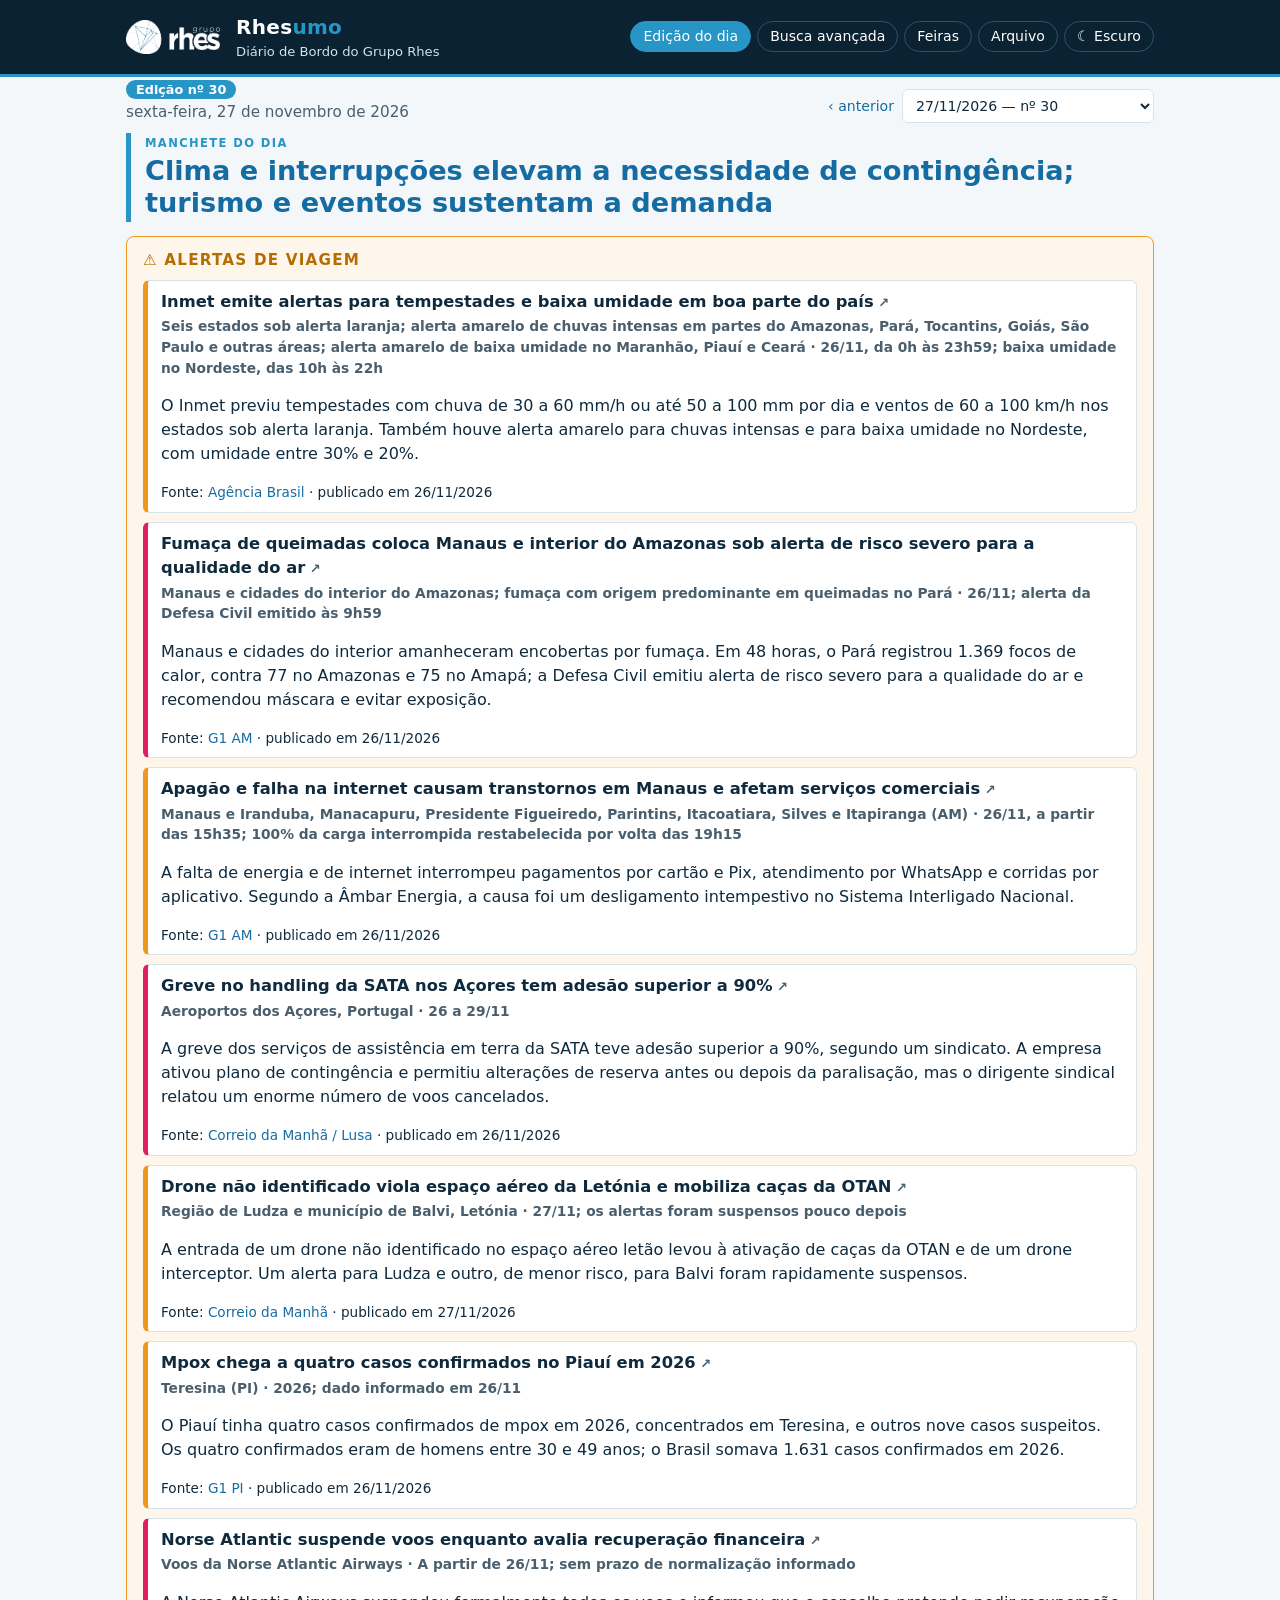
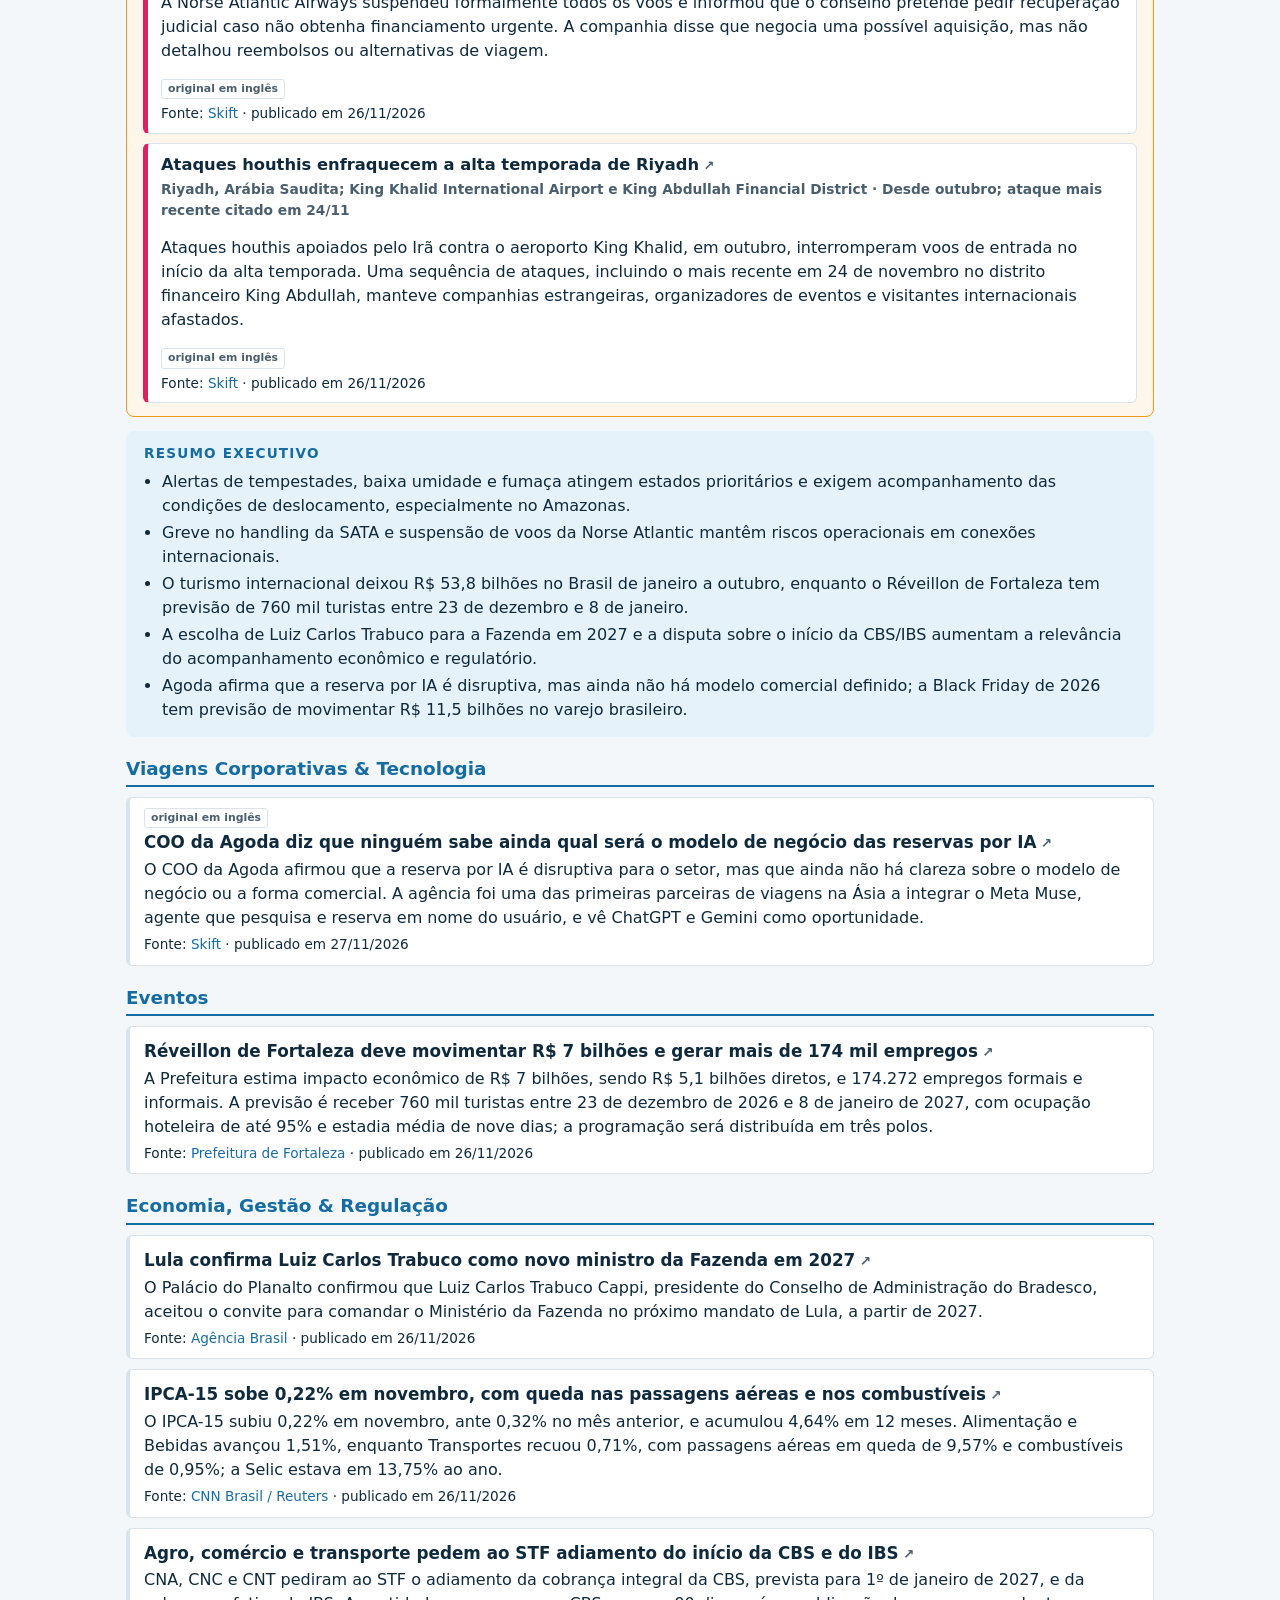
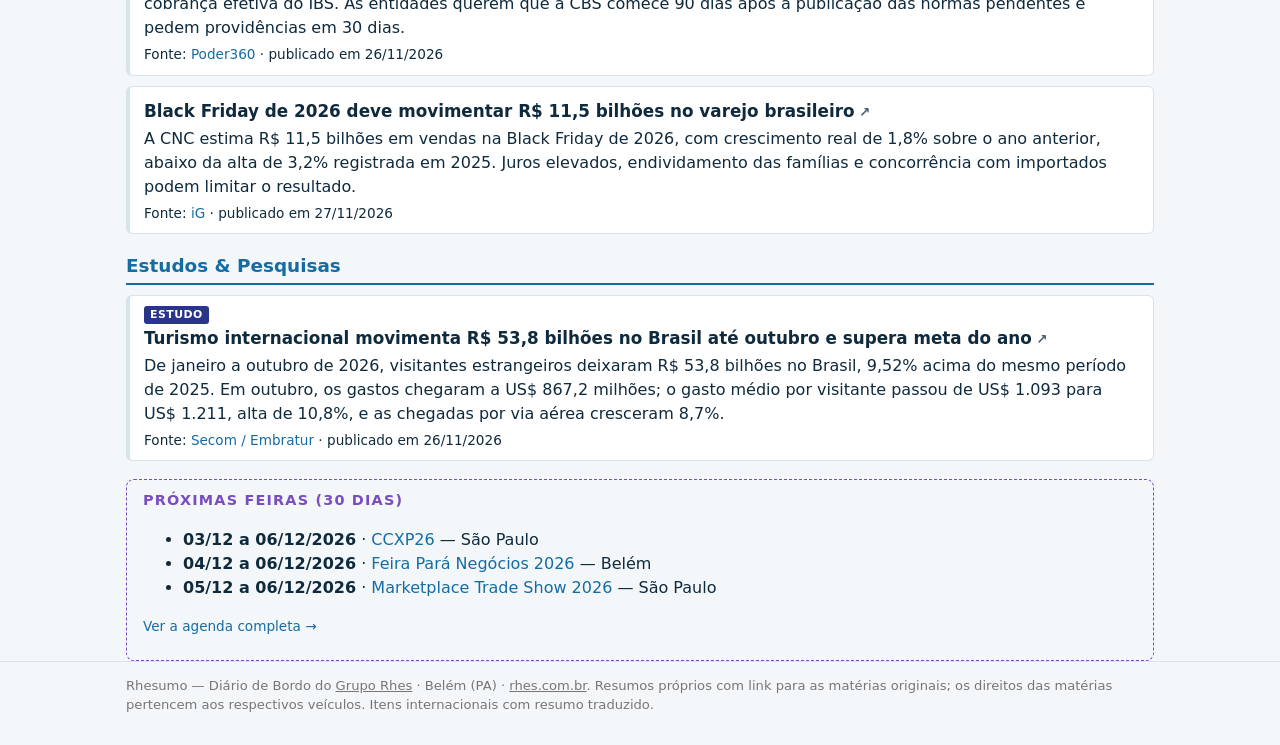
<file: index.html>
<!doctype html>
<html lang="pt-BR">
<head>
<meta charset="utf-8">
<meta name="viewport" content="width=device-width,initial-scale=1">
<title>Rhesumo — Diário de Bordo do Grupo Rhes</title>
<meta name="description" content="Clipping diário de turismo, aviação, eventos, Amazônia e negócios, com busca no arquivo de edições. Produzido pelo Grupo Rhes, Belém (PA).">
<meta property="og:title" content="Rhesumo — Diário de Bordo do Grupo Rhes">
<meta property="og:description" content="Notícias do dia de turismo, aviação, eventos e Amazônia, com arquivo pesquisável.">
<link rel="stylesheet" href="style.css">
<link rel="icon" href="grupo-rhes.png">
<script defer src="https://cloud.umami.is/script.js" data-website-id="4f892792-b182-4aa4-8133-7c14c3137140" data-auto-track="false"></script>
</head>
<body>
<header class="top"><div class="wrap">
  <a href="#/"><img src="grupo-rhes-negativa.png" alt="Grupo Rhes"></a>
  <div><div class="nome">Rhes<span>umo</span></div><div class="sub">Diário de Bordo do Grupo Rhes</div></div>
  <nav><a href="#/" data-v="hoje">Edição do dia</a><a href="#/busca" data-v="busca">Busca avançada</a><a href="#/feiras" data-v="feiras">Feiras</a><a href="#/arquivo" data-v="arquivo">Arquivo</a></nav>
</div></header>
<main class="wrap" id="app"><p class="vazio">Carregando…</p></main>
<footer class="rod"><div class="wrap">Rhesumo — Diário de Bordo do <a href="https://rhes.com.br" target="_blank" rel="noopener">Grupo Rhes</a> · Belém (PA) · <a href="https://rhes.com.br" target="_blank" rel="noopener">rhes.com.br</a>. Resumos próprios com link para as matérias originais; os direitos das matérias pertencem aos respectivos veículos. Itens internacionais com resumo traduzido.</div></footer>
<script>window.RHESUMO = { base: "" };</script>
<script src="app.js"></script>
</body>
</html>
</file>
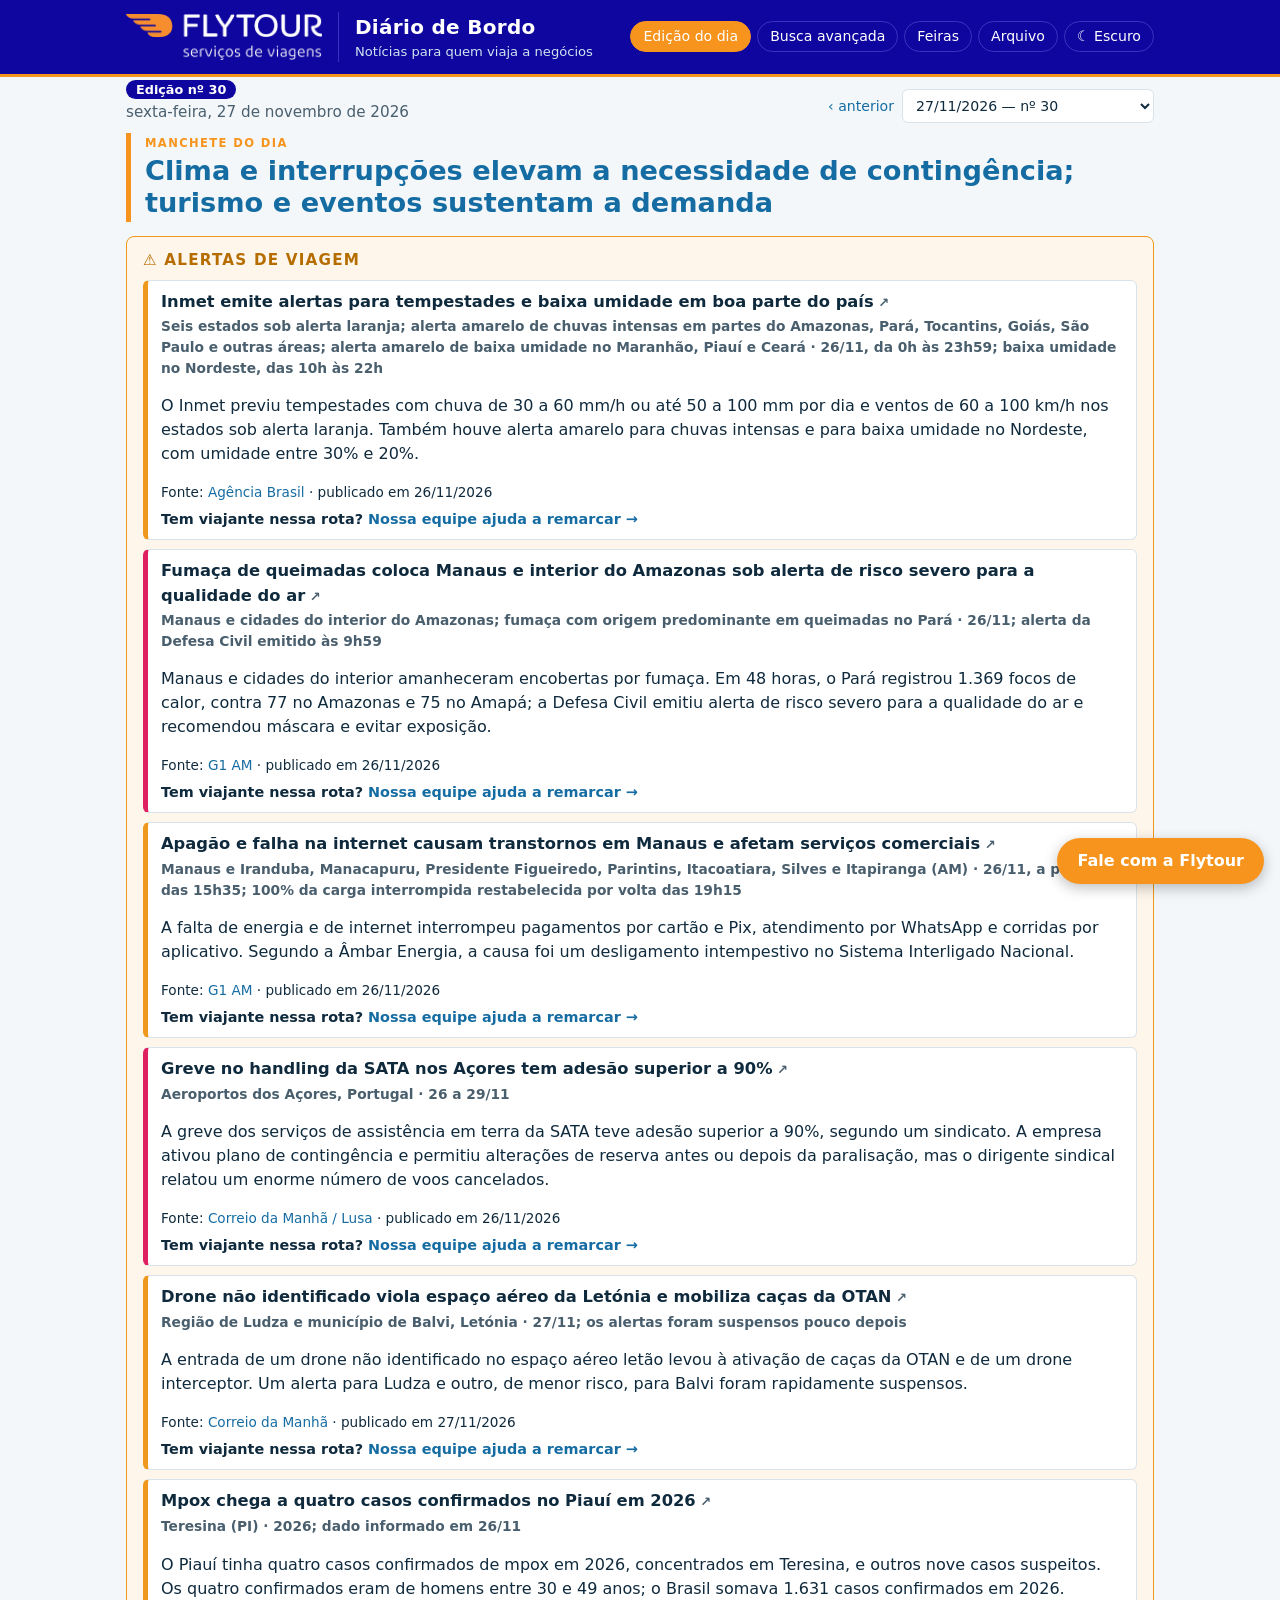
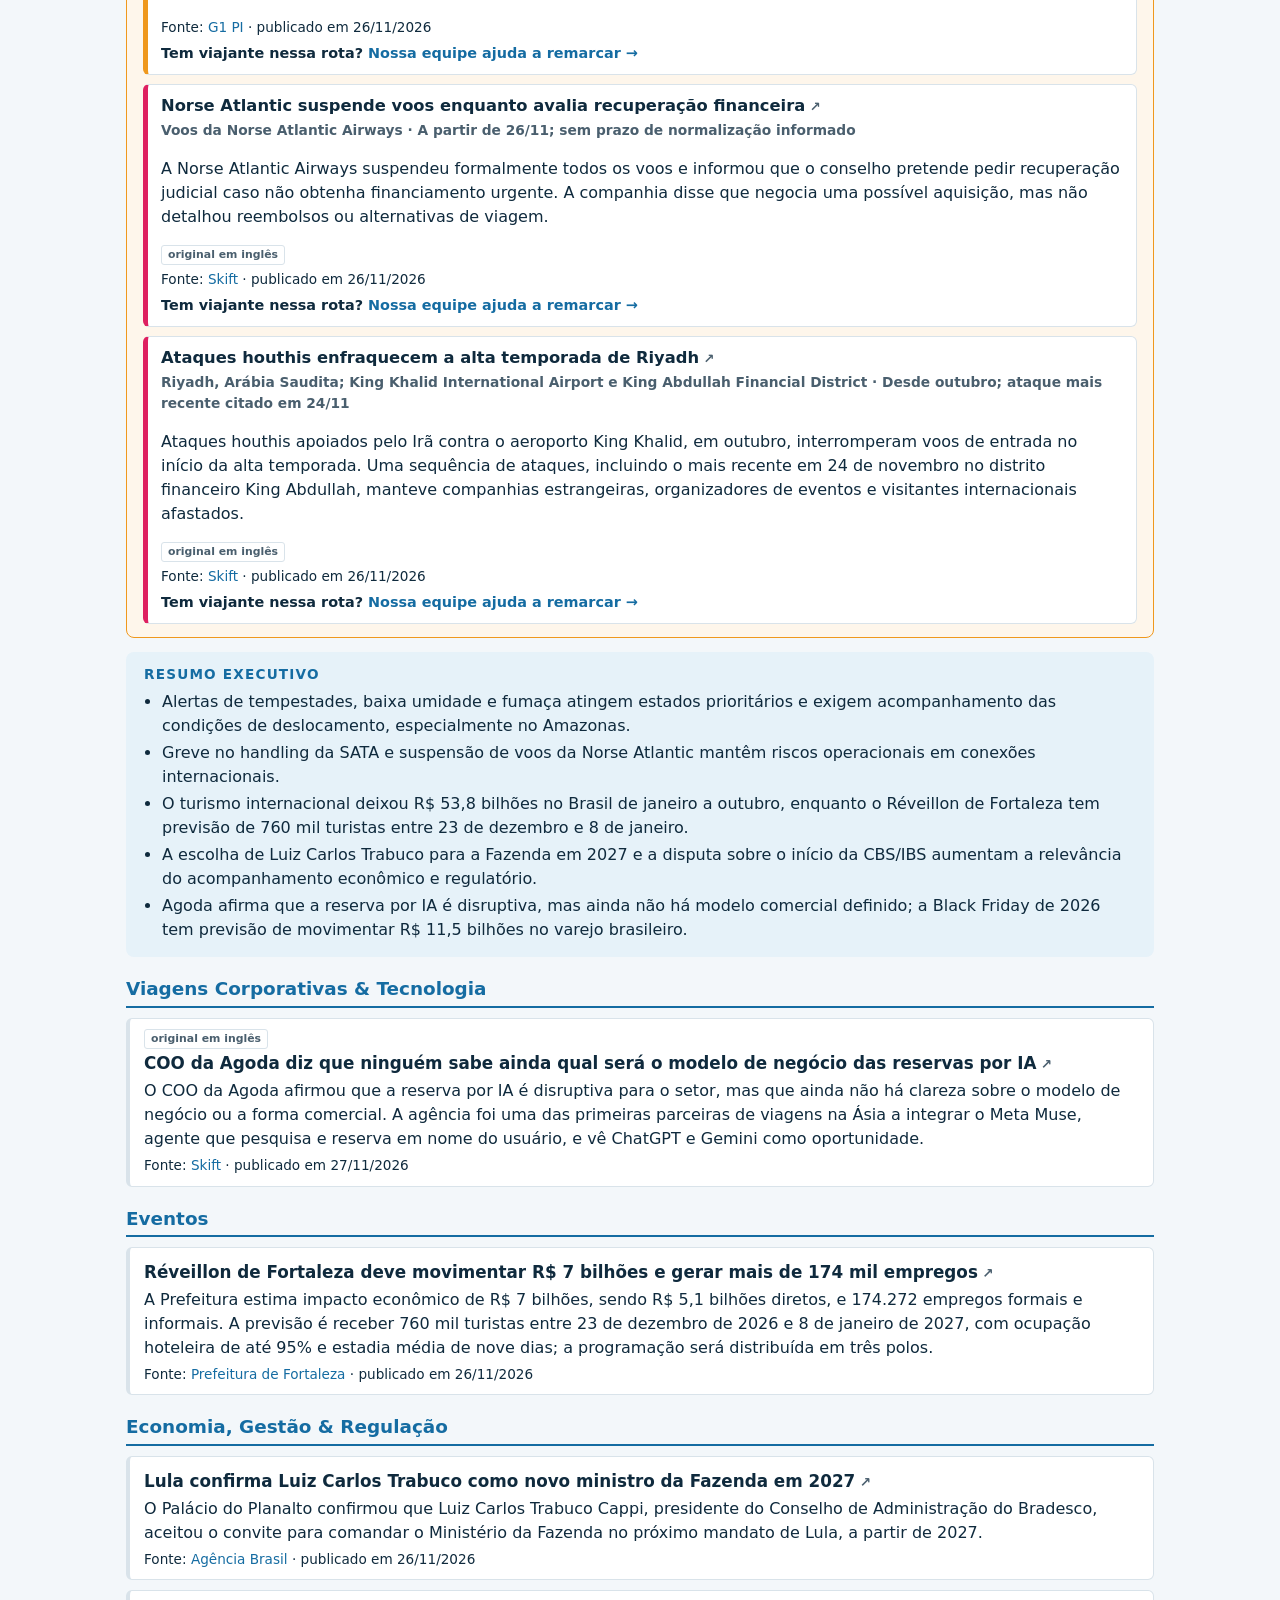
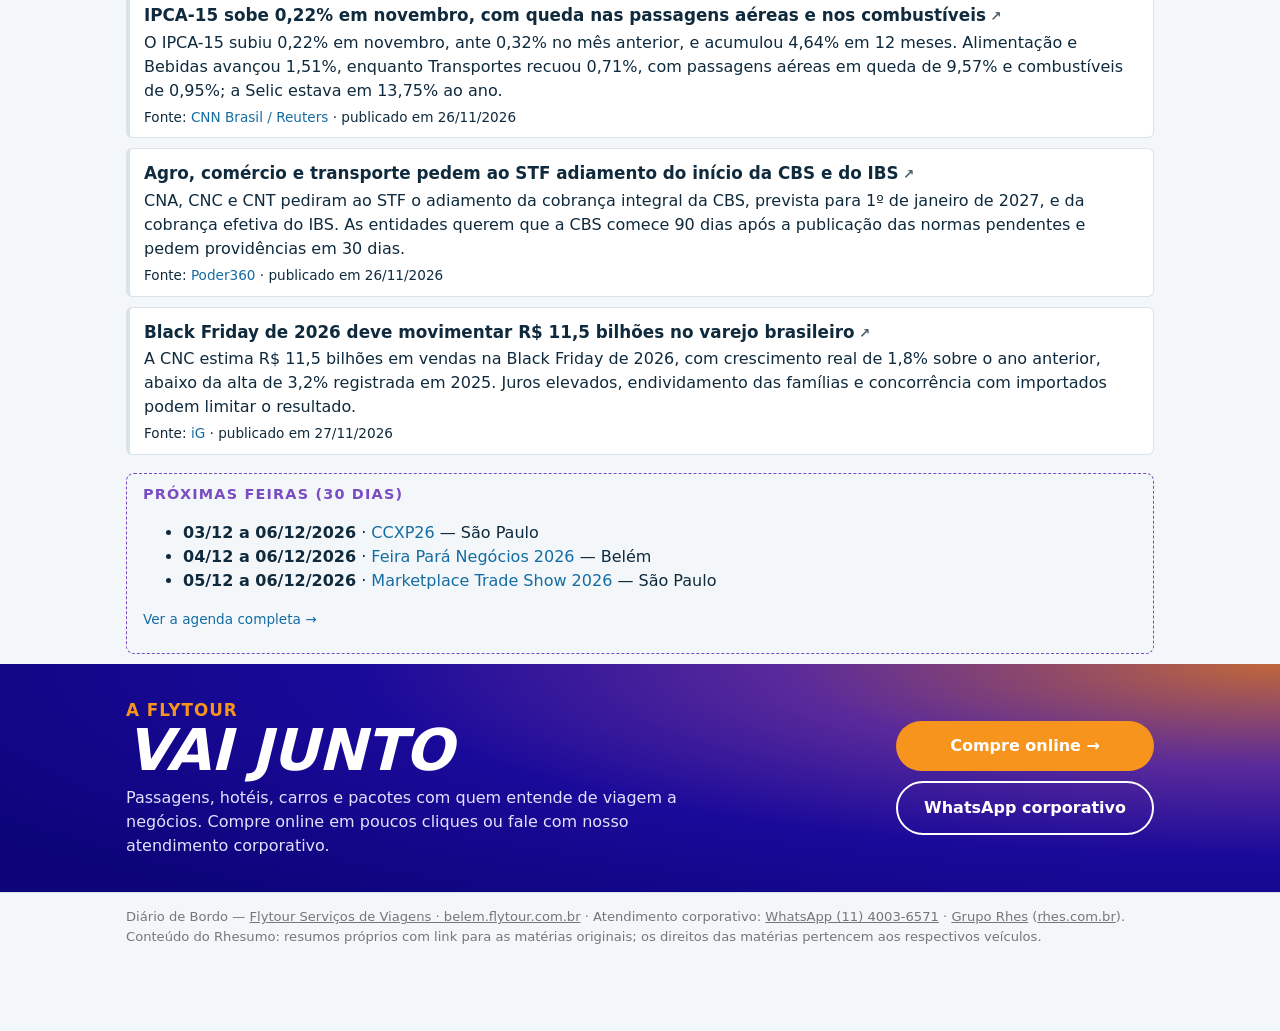
<file: flytour/index.html>
<!doctype html>
<html lang="pt-BR">
<head>
<meta charset="utf-8">
<meta name="viewport" content="width=device-width,initial-scale=1">
<title>Diário de Bordo Flytour — notícias para quem viaja a negócios</title>
<meta name="description" content="Notícias diárias de aviação, turismo, viagens corporativas, eventos e economia, com alertas de viagem em destaque. Flytour Serviços de Viagens · Grupo Rhes.">
<meta property="og:title" content="Diário de Bordo Flytour">
<meta property="og:description" content="Alertas de viagem e as notícias do dia para quem viaja a negócios.">
<link rel="stylesheet" href="../style.css">
<link rel="icon" href="../flytour-negativa.png">
<script defer src="https://cloud.umami.is/script.js" data-website-id="4f892792-b182-4aa4-8133-7c14c3137140" data-auto-track="false"></script>
</head>
<body class="flytour">
<header class="top"><div class="wrap">
  <a href="https://belem.flytour.com.br/?utm_source=diario_de_bordo&amp;utm_medium=portal&amp;utm_campaign=logo" target="_blank" rel="noopener" data-umami-event="logo-site-flytour" title="Flytour Serviços de Viagens — compre online"><img src="../flytour-negativa.png" alt="Flytour Serviços de Viagens"></a>
  <div><div class="nome">Diário de Bordo</div><div class="sub">Notícias para quem viaja a negócios</div></div>
  <nav><a href="#/" data-v="hoje">Edição do dia</a><a href="#/busca" data-v="busca">Busca avançada</a><a href="#/feiras" data-v="feiras">Feiras</a><a href="#/arquivo" data-v="arquivo">Arquivo</a></nav>
</div></header>
<main class="wrap" id="app"><p class="vazio">Carregando…</p></main>

<section class="vaijunto" aria-label="Flytour: compre sua viagem online">
  <div class="wrap vj-in">
    <div class="vj-txt">
      <p class="vj-pre">A Flytour</p>
      <p class="vj-big">vai junto</p>
      <p class="vj-sub">Passagens, hotéis, carros e pacotes com quem entende de viagem a negócios. Compre online em poucos cliques ou fale com nosso atendimento corporativo.</p>
    </div>
    <div class="vj-bts">
      <a class="vj-bt vj-pri" data-umami-event="compre-online" href="https://belem.flytour.com.br/?utm_source=diario_de_bordo&amp;utm_medium=portal&amp;utm_campaign=vai_junto" target="_blank" rel="noopener">Compre online →</a>
      <a class="vj-bt vj-sec" data-umami-event="whatsapp-vai-junto" href="https://wa.me/551140036571?text=Ol%C3%A1!%20Vim%20pelo%20Di%C3%A1rio%20de%20Bordo%20e%20preciso%20de%20ajuda%20com%20uma%20viagem%20a%20neg%C3%B3cios." target="_blank" rel="noopener">WhatsApp corporativo</a>
    </div>
  </div>
</section>

<footer class="rod"><div class="wrap">Diário de Bordo — <a href="https://belem.flytour.com.br/?utm_source=diario_de_bordo&amp;utm_medium=portal&amp;utm_campaign=rodape" target="_blank" rel="noopener" data-umami-event="rodape-site-flytour">Flytour Serviços de Viagens · belem.flytour.com.br</a> · Atendimento corporativo: <a href="https://wa.me/551140036571" target="_blank" rel="noopener" data-umami-event="whatsapp-rodape">WhatsApp (11) 4003-6571</a> · <a href="https://rhes.com.br" target="_blank" rel="noopener">Grupo Rhes</a> (<a href="https://rhes.com.br" target="_blank" rel="noopener">rhes.com.br</a>). Conteúdo do Rhesumo: resumos próprios com link para as matérias originais; os direitos das matérias pertencem aos respectivos veículos.</div></footer>
<script>
window.RHESUMO = {
  base: "../",
  excluir: ["Café & Foodservice", "Estudos & Pesquisas"],
  cta: { texto: "Fale com a Flytour", url: "https://wa.me/551140036571?text=Ol%C3%A1!%20Vim%20pelo%20Di%C3%A1rio%20de%20Bordo%20e%20preciso%20de%20ajuda%20com%20uma%20viagem%20a%20neg%C3%B3cios." },
  ctaAlerta: true
};
</script>
<script src="../app.js"></script>
</body>
</html>
</file>
<file: style.css>
:root{--blue:#156ca2;--sky:#2795c6;--gray:#767676;--orange:#ef981d;--green:#54b180;--dark:#0b2233;--rose:#de2060;
--ink:#0f2a3d;--ink2:#4a5f6e;--line:#d9e3ea;--s1:#f3f7fa;--s2:#e6f2f9;--bg:#f3f7fa;--card:#fff;--hl:#fff1b8}
@media (prefers-color-scheme:dark){:root:not([data-theme=light]){--ink:#e3edf3;--ink2:#a9bccb;--line:#27404f;--s1:#13283a;--s2:#163247;--bg:#0b1824;--card:#0f2131;--blue:#5fb3e3;--hl:#5a4a00;color-scheme:dark}}
:root[data-theme=dark]{--ink:#e3edf3;--ink2:#a9bccb;--line:#27404f;--s1:#13283a;--s2:#163247;--bg:#0b1824;--card:#0f2131;--blue:#5fb3e3;--hl:#5a4a00;color-scheme:dark}
*{box-sizing:border-box}
body{margin:0;font-family:'Work Sans','Segoe UI',system-ui,Arial,sans-serif;font-size:16px;line-height:1.5;color:var(--ink);background:var(--bg)}
a{color:var(--blue);text-decoration:none}a:hover{text-decoration:underline}
.wrap{max-width:1060px;margin:0 auto;padding:0 16px}
header.top{background:var(--dark);color:#fff;border-bottom:3px solid var(--sky)}
header.top .wrap{display:flex;align-items:center;gap:16px;padding-top:12px;padding-bottom:12px;flex-wrap:wrap}
header.top img{height:34px}
header.top .nome{font-size:1.25rem;font-weight:700;letter-spacing:.3px}header.top .nome span{color:var(--sky)}
header.top .sub{font-size:.82rem;color:#cfe3f0}
header.top nav{margin-left:auto;display:flex;gap:6px;flex-wrap:wrap}
header.top nav a{color:#fff;border:1px solid #2f5068;border-radius:16px;padding:4px 12px;font-size:.88rem}
header.top nav a.on,header.top nav a:hover{background:var(--sky);border-color:var(--sky);text-decoration:none}
.sigilo{background:var(--rose);color:#fff;font-weight:600;font-size:.88rem;text-align:center;padding:7px 16px;position:sticky;top:0;z-index:5}
main{padding:18px 0 40px}
.cab-ed{display:flex;justify-content:space-between;align-items:flex-end;gap:12px;flex-wrap:wrap;margin-bottom:6px}
.cab-ed .data{font-size:.95rem;color:var(--ink2)}.cab-ed .ed{font-size:.8rem;font-weight:600;background:var(--sky);color:#fff;border-radius:10px;padding:2px 10px}
.navdias{display:flex;gap:8px;align-items:center}.navdias a,.navdias select{font-size:.88rem}
select,input{font:inherit;color:var(--ink);background:var(--card);border:1px solid var(--line);border-radius:6px;padding:7px 9px}
.manchete{margin:10px 0 14px;padding:2px 0 2px 14px;border-left:5px solid var(--sky)}
.manchete small{display:block;font-size:.72rem;font-weight:700;letter-spacing:1.4px;text-transform:uppercase;color:var(--sky)}
.manchete h1{margin:2px 0 0;font-size:1.7rem;line-height:1.2;color:var(--blue)}
.bloco{background:var(--s2);border-radius:8px;padding:12px 18px;margin-bottom:14px}
.bloco h2{margin:0 0 6px;font-size:.85rem;letter-spacing:1.2px;text-transform:uppercase;color:var(--blue)}
.bloco ul{margin:0;padding-left:18px}.bloco li{margin:3px 0}
.alertas{border:1.5px solid var(--orange);border-radius:8px;background:color-mix(in srgb,var(--orange) 9%,var(--card));padding:12px 16px 4px;margin-bottom:14px}
.alertas>h2{margin:0 0 8px;font-size:.95rem;letter-spacing:1.2px;text-transform:uppercase;color:#b56d00}
.alerta{background:var(--card);border:1px solid var(--line);border-left:5px solid var(--orange);border-radius:6px;padding:9px 13px;margin-bottom:9px}
.alerta.grave{border-left-color:var(--rose)}
.alerta h3{margin:0 0 2px;font-size:1.02rem}.alerta .loc{font-size:.86rem;font-weight:600;color:var(--ink2)}
.alerta .impacto{margin-top:5px;padding:5px 9px;background:var(--s1);border-radius:4px;font-size:.92rem}
section.sec{margin-top:18px}section.sec>h2{margin:0 0 10px;font-size:1.15rem;color:var(--blue);border-bottom:2px solid var(--blue);padding-bottom:3px}
.card{background:var(--card);border:1px solid var(--line);border-left:4px solid var(--line);border-radius:6px;padding:10px 14px;margin-bottom:10px}
.card.r1{border-left-color:var(--orange)}
.card h3{margin:0 0 3px;font-size:1.05rem;line-height:1.3}
.meta{display:flex;flex-wrap:wrap;gap:6px;align-items:center;font-size:.8rem;color:var(--ink2);margin-bottom:4px}
.badge{font-weight:700;font-size:.68rem;letter-spacing:.5px;text-transform:uppercase;color:#fff;border-radius:3px;padding:1px 6px;background:var(--gray)}
.b-estudo{background:#29348d}.b-alerta{background:var(--orange)}.b-grave{background:var(--rose)}.b-idioma{background:transparent;color:var(--ink2);border:1px solid var(--line);text-transform:none;letter-spacing:0}
.b-pub{background:var(--blue)}
.card p{margin:4px 0}
.porque{margin-top:6px;padding:6px 10px;background:var(--s2);border-left:3px solid var(--rose);border-radius:4px;font-size:.94rem}
.porque b{color:var(--rose)}
.fonte{font-size:.85rem;margin-top:4px}
.radar{border:1px dashed var(--sky);border-radius:8px;padding:10px 16px;margin-top:18px}
.radar h2{margin:0 0 4px;font-size:.9rem;text-transform:uppercase;letter-spacing:1.2px;color:var(--sky)}
.priv{font-size:.7rem;font-weight:700;color:var(--rose);letter-spacing:.8px;text-transform:uppercase;margin-left:6px}
/* busca */
.busca{background:var(--card);border:1px solid var(--line);border-radius:10px;padding:14px 16px;margin-bottom:16px}
.busca .linha{display:flex;gap:8px;flex-wrap:wrap}.busca .linha>*{flex:1 1 150px;min-width:0}
.busca .q{flex:3 1 280px;font-size:1.05rem}
.busca label{display:flex;flex-direction:column;font-size:.75rem;color:var(--ink2);gap:2px}
.busca .chk{flex-direction:row;align-items:center;gap:6px;font-size:.88rem;color:var(--ink)}
.busca .dica{font-size:.78rem;color:var(--ink2);margin-top:6px}
.busca button{font:inherit;border:0;border-radius:6px;padding:8px 16px;background:var(--blue);color:#fff;cursor:pointer}
.busca button.sec{background:transparent;color:var(--blue);border:1px solid var(--line)}
.res-info{font-size:.9rem;color:var(--ink2);margin:6px 0 10px}
mark{background:var(--hl);color:inherit;padding:0 1px;border-radius:2px}
.lista-ed{list-style:none;padding:0;margin:0}
.lista-ed li{background:var(--card);border:1px solid var(--line);border-radius:8px;padding:10px 14px;margin-bottom:8px}
.lista-ed b{color:var(--blue)}
footer.rod{border-top:1px solid var(--line);padding:14px 0 30px;font-size:.82rem;color:var(--gray)}
.vazio{padding:30px 0;color:var(--ink2)}
@media (max-width:600px){.manchete h1{font-size:1.35rem}header.top nav{margin-left:0}}
.busca .linha>button{flex:0 0 auto}
.tema{font:inherit;font-size:.88rem;color:#fff;background:transparent;border:1px solid #2f5068;border-radius:16px;padding:4px 12px;cursor:pointer}
.tema:hover{background:var(--sky);border-color:var(--sky)}
.card h3 a,.alerta h3 a{color:inherit}.card h3 a:hover,.alerta h3 a:hover{color:var(--blue)}
.card h3 a::after,.alerta h3 a::after{content:" ↗";font-size:.8em;color:var(--ink2)}
/* versão Flytour */
body.flytour header.top{background:#0F069F;border-bottom-color:#F7941D}
body.flytour header.top img{height:40px}
body.flytour header.top nav a{border-color:#3b33c0}
body.flytour header.top nav a.on,body.flytour header.top nav a:hover,body.flytour .tema:hover{background:#F7941D;border-color:#F7941D}
body.flytour .tema{border-color:#3b33c0}
body.flytour .cab-ed .ed{background:#0F069F}
body.flytour .manchete{border-left-color:#F7941D}body.flytour .manchete small{color:#F7941D}
.cta-alerta{margin-top:6px;font-size:.9rem;font-weight:600}
.cta-fixo{position:fixed;right:16px;bottom:16px;z-index:10;background:#F7941D;color:#fff!important;font-weight:700;border-radius:24px;padding:11px 20px;box-shadow:0 4px 14px rgba(0,0,0,.25);text-decoration:none!important}
.cta-fixo:hover{filter:brightness(1.05)}
footer.rod a{color:inherit;text-decoration:underline}
.b-feira{background:#7a4cc2}
.radar.feiras{border-color:#7a4cc2}.radar.feiras h2{color:#7a4cc2}
/* alinhamento do logo com o título */
header.top .wrap>a{display:flex;align-items:center;line-height:0}
header.top img{display:block}
body.flytour header.top img{height:46px}
body.flytour header.top .wrap>a+div{border-left:1px solid #3b33c0;padding-left:16px}
/* menu do celular */
.menu-bt,.menu-mob{display:none}
@media (max-width:760px){
  header.top .wrap{gap:8px 10px;padding-top:8px;padding-bottom:8px;position:relative}
  header.top img,body.flytour header.top img{height:26px}
  header.top .nome{font-size:1.02rem;line-height:1.2}
  header.top .sub{display:none}
  body.flytour header.top .wrap>a+div{padding-left:10px}
  .menu-bt{display:block;margin-left:auto;background:transparent;color:#fff;border:1px solid #2f5068;border-radius:8px;font-size:1.15rem;line-height:1;padding:6px 10px;cursor:pointer}
  body.flytour .menu-bt{border-color:#3b33c0}
  header.top nav{order:5;width:100%;margin-left:0;flex-wrap:nowrap;overflow-x:auto;scrollbar-width:none}
  header.top nav::-webkit-scrollbar{display:none}
  header.top nav a{white-space:nowrap;font-size:.84rem;padding:4px 11px}
  header.top nav a[data-v="arquivo"],header.top nav .tema{display:none}
  .menu-mob.aberto{display:flex;flex-direction:column;position:absolute;right:16px;top:46px;z-index:30;background:var(--card);border:1px solid var(--line);border-radius:10px;box-shadow:0 8px 24px rgba(0,0,0,.25);min-width:200px;overflow:hidden}
  .menu-mob a,.menu-mob button{font:inherit;font-size:.95rem;text-align:left;color:var(--ink);background:transparent;border:0;padding:12px 16px;cursor:pointer;text-decoration:none}
  .menu-mob a+button{border-top:1px solid var(--line)}
}
/* chamada "A Flytour vai junto" antes do rodapé */
.vaijunto{background:radial-gradient(120% 140% at 100% 0%,#c0673a 0%,#5a2a9a 32%,#1a0a9a 60%,#0c0478 100%);color:#fff;margin-top:10px}
.vj-in{display:flex;align-items:center;justify-content:space-between;gap:24px;padding-top:34px;padding-bottom:34px;flex-wrap:wrap}
.vj-txt{flex:1 1 380px;min-width:0}
.vj-pre{margin:0;color:#F7941D;font-weight:700;letter-spacing:1px;text-transform:uppercase;font-size:1.05rem}
.vj-big{margin:0 0 8px;font-weight:800;font-style:italic;text-transform:uppercase;font-size:clamp(2.2rem,7vw,3.6rem);line-height:.95;letter-spacing:-.5px}
.vj-sub{margin:0;color:#e3e0ff;max-width:560px}
.vj-bts{display:flex;flex-direction:column;gap:10px;flex:0 0 auto}
.vj-bt{display:inline-block;text-align:center;font-weight:700;border-radius:28px;padding:13px 26px;text-decoration:none!important}
.vj-pri{background:#F7941D;color:#fff!important}.vj-pri:hover{filter:brightness(1.07)}
.vj-sec{border:2px solid #fff;color:#fff!important}.vj-sec:hover{background:rgba(255,255,255,.12)}
@media (max-width:600px){.vj-in{padding-top:26px;padding-bottom:26px}.vj-bts{width:100%}.vj-bt{width:100%}}
body.flytour .cta-fixo{bottom:16px}
@media (max-width:600px){body.flytour .cta-fixo{padding:9px 16px;font-size:.9rem}}
body.flytour footer.rod{padding-bottom:84px}
</file>
